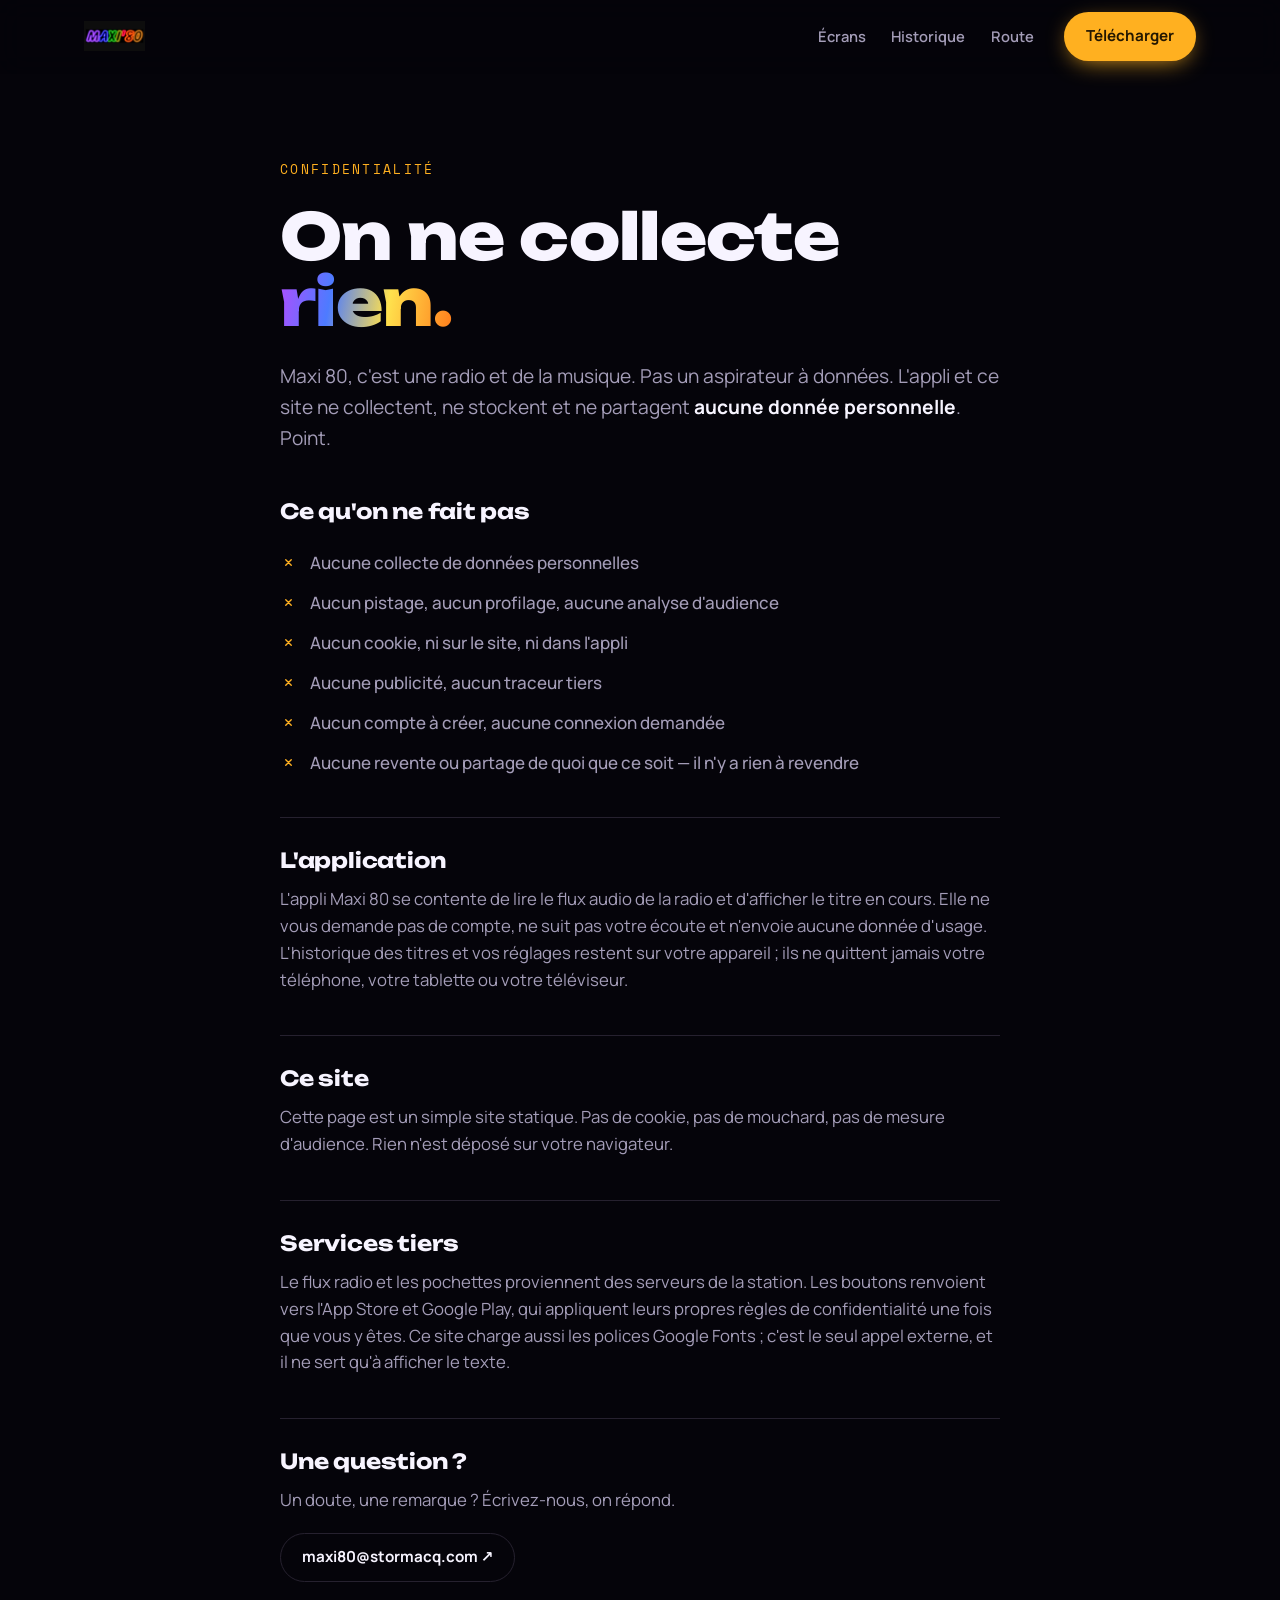
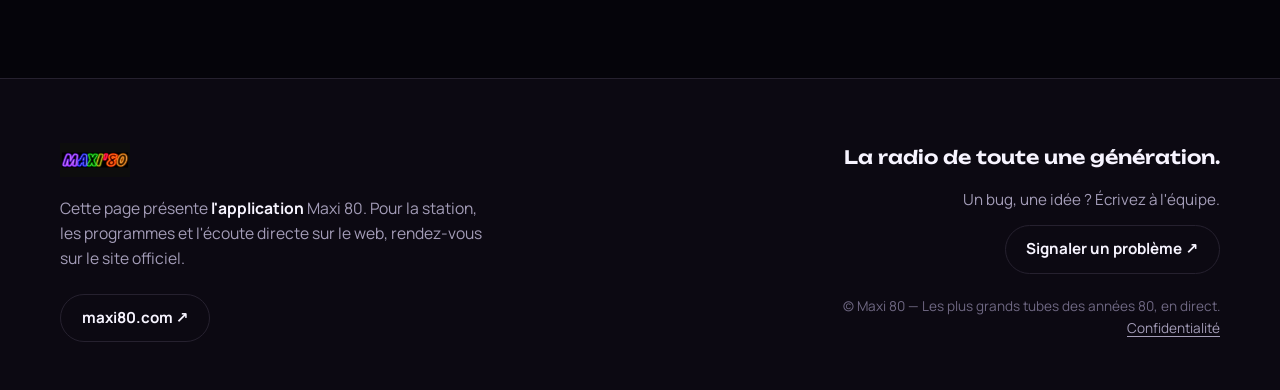
<file: website/confidentialite.html>
<!DOCTYPE html>
<html lang="fr">
<head>
  <meta charset="UTF-8" />
  <meta name="viewport" content="width=device-width, initial-scale=1.0" />
  <title>Maxi 80 — Confidentialité</title>
  <meta name="description" content="Politique de confidentialité de Maxi 80 : l'appli et ce site ne collectent rien. Aucun pistage, aucun cookie, aucune publicité." />

  <meta property="og:title" content="Maxi 80 — Confidentialité" />
  <meta property="og:description" content="On ne collecte rien. Aucun pistage, aucun cookie, aucune publicité." />
  <meta property="og:type" content="website" />

  <link rel="preconnect" href="https://fonts.googleapis.com" />
  <link rel="preconnect" href="https://fonts.gstatic.com" crossorigin />
  <link href="https://fonts.googleapis.com/css2?family=Unbounded:wght@400;600;700;800&family=Manrope:wght@400;500;600;700&family=Space+Mono:wght@400;700&display=swap" rel="stylesheet" />
  <link rel="stylesheet" href="styles.css" />
</head>
<body>
  <!-- ============ NAV ============ -->
  <header class="nav" id="nav">
    <div class="nav__inner">
      <a class="nav__brand" href="index.html" aria-label="Maxi 80, accueil">
        <img src="assets/logo-neon.png" alt="Maxi 80" class="nav__logo" />
      </a>
      <nav class="nav__links" aria-label="Navigation principale">
        <a href="index.html#ecrans">Écrans</a>
        <a href="index.html#coverflow">Historique</a>
        <a href="index.html#route">Route</a>
      </nav>
      <a href="index.html#telecharger" class="btn btn--amber nav__cta">Télécharger</a>
    </div>
  </header>

  <main id="top">
    <!-- ============ LEGAL ============ -->
    <section class="legal">
      <div class="legal__inner">
        <p class="eyebrow">Confidentialité</p>
        <h1 class="legal__title">On ne collecte<br /><span class="hero__title-accent">rien.</span></h1>
        <p class="legal__lede">
          Maxi&nbsp;80, c'est une radio et de la musique. Pas un aspirateur à données.
          L'appli et ce site ne collectent, ne stockent et ne partagent
          <strong>aucune donnée personnelle</strong>. Point.
        </p>

        <div class="legal__prose">
          <h2>Ce qu'on ne fait pas</h2>
          <ul class="ticks ticks--cross">
            <li>Aucune collecte de données personnelles</li>
            <li>Aucun pistage, aucun profilage, aucune analyse d'audience</li>
            <li>Aucun cookie, ni sur le site, ni dans l'appli</li>
            <li>Aucune publicité, aucun traceur tiers</li>
            <li>Aucun compte à créer, aucune connexion demandée</li>
            <li>Aucune revente ou partage de quoi que ce soit — il n'y a rien à revendre</li>
          </ul>

          <h2>L'application</h2>
          <p>
            L'appli Maxi&nbsp;80 se contente de lire le flux audio de la radio et d'afficher le
            titre en cours. Elle ne vous demande pas de compte, ne suit pas votre écoute et
            n'envoie aucune donnée d'usage. L'historique des titres et vos réglages restent sur
            votre appareil&nbsp;; ils ne quittent jamais votre téléphone, votre tablette ou votre
            téléviseur.
          </p>

          <h2>Ce site</h2>
          <p>
            Cette page est un simple site statique. Pas de cookie, pas de mouchard, pas de
            mesure d'audience. Rien n'est déposé sur votre navigateur.
          </p>

          <h2>Services tiers</h2>
          <p>
            Le flux radio et les pochettes proviennent des serveurs de la station. Les boutons
            renvoient vers l'App&nbsp;Store et Google&nbsp;Play, qui appliquent leurs propres
            règles de confidentialité une fois que vous y êtes. Ce site charge aussi les polices
            Google&nbsp;Fonts&nbsp;; c'est le seul appel externe, et il ne sert qu'à afficher le texte.
          </p>

          <h2>Une question&nbsp;?</h2>
          <p>
            Un doute, une remarque&nbsp;? Écrivez-nous, on répond.
          </p>
          <a class="btn btn--ghost" href="mailto:maxi80@stormacq.com?subject=Maxi%2080%20%E2%80%94%20confidentialit%C3%A9">maxi80@stormacq.com ↗</a>
        </div>
      </div>
    </section>
  </main>

  <!-- ============ FOOTER ============ -->
  <footer class="footer">
    <div class="footer__inner">
      <div class="footer__brand">
        <img src="assets/logo-neon.png" alt="Maxi 80" />
        <p>Cette page présente <strong>l'application</strong> Maxi 80. Pour la station, les programmes et l'écoute directe sur le web, rendez-vous sur le site officiel.</p>
        <a class="btn btn--ghost" href="https://maxi80.com" target="_blank" rel="noopener">maxi80.com ↗</a>
      </div>
      <div class="footer__meta">
        <p class="footer__tag">La radio de toute une génération.</p>
        <div class="footer__contact">
          <p class="footer__contact-lede">Un bug, une idée&nbsp;? Écrivez à l'équipe.</p>
          <a class="btn btn--ghost" href="mailto:maxi80@stormacq.com?subject=Maxi%2080%20%E2%80%94%20retour%20sur%20l'appli">Signaler un problème ↗</a>
        </div>
        <p class="footer__small">© Maxi 80 — Les plus grands tubes des années 80, en direct.</p>
        <p class="footer__small"><a href="confidentialite.html">Confidentialité</a></p>
      </div>
    </div>
  </footer>

  <script src="script.js"></script>
</body>
</html>
</file>
<file: website/styles.css>
/* =========================================================
   Maxi 80 — landing page
   Palette pulled from the neon wordmark + the app UI.
   Rainbow is spent ONLY on the signature (EQ + rules).
   ========================================================= */
:root {
  --ink:        #05040a;      /* near-black, faint aubergine */
  --ink-2:      #0c0912;      /* raised surface */
  --ink-3:      #14101d;      /* cards */
  --line:       #26212f;      /* hairlines */
  --white:      #f7f4ff;
  --muted:      #a49db8;      /* body-dim */
  --muted-2:    #6f6883;      /* captions */

  --amber:      #ffb020;      /* app gold */
  --amber-hi:   #ffca5c;
  --orange:     #ff8a1e;      /* app play button */

  /* neon spectrum, straight off the logo, left→right */
  --n1: #b14dff;  /* violet */
  --n2: #4d7bff;  /* blue */
  --n3: #2fd05a;  /* green */
  --n4: #ffe14d;  /* yellow */
  --n5: #ff7a1a;  /* orange */
  --n6: #ff3b6b;  /* the red apostrophe */

  --font-display: "Unbounded", system-ui, sans-serif;
  --font-body:    "Manrope", system-ui, sans-serif;
  --font-mono:    "Space Mono", ui-monospace, monospace;

  --maxw: 1160px;
  --radius: 20px;
  --ease: cubic-bezier(.16,.84,.32,1);
}

/* ---------- reset ---------- */
* { box-sizing: border-box; margin: 0; padding: 0; }
html { scroll-behavior: smooth; scroll-padding-top: 84px; -webkit-text-size-adjust: 100%; }
body {
  background: var(--ink);
  color: var(--white);
  font-family: var(--font-body);
  font-size: 17px;
  line-height: 1.6;
  -webkit-font-smoothing: antialiased;
  overflow-x: hidden;
}
img { max-width: 100%; display: block; }
a { color: inherit; text-decoration: none; }
h1, h2, h3 { font-family: var(--font-display); font-weight: 700; line-height: 1.04; letter-spacing: -.01em; }

/* ---------- shared bits ---------- */
.eyebrow {
  font-family: var(--font-mono);
  font-size: .8rem;
  letter-spacing: .18em;
  text-transform: uppercase;
  color: var(--amber);
  display: inline-flex;
  align-items: center;
  gap: .6em;
  margin-bottom: 1.1rem;
}
.on-air {
  width: 9px; height: 9px; border-radius: 50%;
  background: #ff4d4d;
  box-shadow: 0 0 0 0 rgba(255,77,77,.7);
  animation: pulse 1.9s var(--ease) infinite;
}
@keyframes pulse {
  0%   { box-shadow: 0 0 0 0 rgba(255,77,77,.65); }
  70%  { box-shadow: 0 0 0 9px rgba(255,77,77,0); }
  100% { box-shadow: 0 0 0 0 rgba(255,77,77,0); }
}

.btn {
  display: inline-flex; align-items: center; justify-content: center;
  font-family: var(--font-body);
  font-weight: 700; font-size: .95rem;
  padding: .7rem 1.3rem; border-radius: 999px;
  cursor: pointer; border: 1px solid transparent;
  transition: transform .2s var(--ease), background .2s, box-shadow .2s;
}
.btn--amber { background: var(--amber); color: #241700; box-shadow: 0 6px 24px -8px var(--amber); }
.btn--amber:hover { transform: translateY(-2px); background: var(--amber-hi); }
.btn--ghost { border-color: var(--line); color: var(--white); background: transparent; }
.btn--ghost:hover { border-color: var(--amber); color: var(--amber); }

/* ---------- section scaffolding ---------- */
section { padding: 6.5rem 1.5rem; }
.section-head { max-width: var(--maxw); margin: 0 auto 3.5rem; }
.section-head--center { text-align: center; }
.section-head--center .eyebrow { justify-content: center; }
.section-head h2 { font-size: clamp(2rem, 4.5vw, 3.2rem); }
.section-lede { color: var(--muted); font-size: 1.15rem; max-width: 46ch; margin-top: 1rem; }
.section-head--center .section-lede { margin-left: auto; margin-right: auto; }

/* =========================================================
   SIGNATURE — neon graphic equaliser
   ========================================================= */
.eq {
  display: flex; align-items: flex-end; gap: 5px;
  height: 84px; margin: 2rem 0 2.5rem;
}
.eq span {
  flex: 1;
  min-width: 3px;
  border-radius: 3px 3px 1px 1px;
  background: currentColor;
  color: var(--n2);
  box-shadow: 0 0 8px currentColor, 0 0 18px currentColor;
  transform-origin: bottom;
  animation: bounce 1.1s var(--ease) infinite alternate;
  height: 30%;
}
/* rainbow distribution across the bars */
.eq span:nth-child(6n+1){ color: var(--n1); }
.eq span:nth-child(6n+2){ color: var(--n2); }
.eq span:nth-child(6n+3){ color: var(--n3); }
.eq span:nth-child(6n+4){ color: var(--n4); }
.eq span:nth-child(6n+5){ color: var(--n5); }
.eq span:nth-child(6n){   color: var(--n6); }
/* varied heights + delays so it reads as spectrum, not a wave */
.eq span:nth-child(3n+1){ animation-duration: .9s;  animation-delay: -.2s; }
.eq span:nth-child(3n+2){ animation-duration: 1.3s; animation-delay: -.55s; }
.eq span:nth-child(3n){   animation-duration: 1.05s; animation-delay: -.8s; }
.eq span:nth-child(4n){   animation-duration: 1.5s; animation-delay: -.35s; }
@keyframes bounce { from { height: 18%; } to { height: 100%; } }
.eq--tall { height: 160px; gap: 7px; }

/* =========================================================
   NAV
   ========================================================= */
.nav {
  position: sticky; top: 0; z-index: 50;
  background: rgba(5,4,10,.55);
  backdrop-filter: blur(14px);
  -webkit-backdrop-filter: blur(14px);
  border-bottom: 1px solid transparent;
  transition: border-color .3s, background .3s;
}
.nav.is-stuck { border-bottom-color: var(--line); background: rgba(5,4,10,.82); }
.nav__inner {
  max-width: var(--maxw); margin: 0 auto;
  display: flex; align-items: center; gap: 1.5rem;
  padding: .75rem 1.5rem;
}
.nav__logo { height: 30px; width: auto; }
.nav__links { display: flex; gap: 1.6rem; margin-left: auto; }
.nav__links a {
  font-size: .92rem; color: var(--muted); font-weight: 600;
  transition: color .2s;
}
.nav__links a:hover { color: var(--white); }
.nav__cta { margin-left: .4rem; }

/* =========================================================
   HERO
   ========================================================= */
.hero { position: relative; padding-top: 4rem; padding-bottom: 4rem; overflow: hidden; }
.hero__glow {
  position: absolute; inset: 0; pointer-events: none;
  background:
    radial-gradient(60% 55% at 18% 12%, rgba(177,77,255,.20), transparent 70%),
    radial-gradient(50% 50% at 92% 30%, rgba(255,122,26,.16), transparent 70%),
    radial-gradient(70% 60% at 60% 100%, rgba(77,123,255,.12), transparent 70%);
}
.hero__grid {
  position: relative; z-index: 1;
  max-width: var(--maxw); margin: 0 auto;
  display: grid; grid-template-columns: 1.05fr .95fr;
  gap: 3rem; align-items: center;
}
.hero__title {
  font-size: clamp(2.7rem, 6.5vw, 5rem);
  font-weight: 800;
  margin: .3rem 0 0;
}
.hero__title-accent {
  background: linear-gradient(100deg, var(--n1), var(--n2) 30%, var(--n4) 62%, var(--n5) 100%);
  -webkit-background-clip: text; background-clip: text;
  -webkit-text-fill-color: transparent; color: transparent;
}
.hero__lede { color: var(--muted); font-size: 1.15rem; max-width: 42ch; margin-top: 1.5rem; }
.hero__lede strong { color: var(--white); }
.hero__note { font-family: var(--font-mono); font-size: .8rem; color: var(--muted-2); margin-top: 1.2rem; }

.store-row { display: flex; gap: .9rem; flex-wrap: wrap; margin-top: .5rem; }
.store-row--center { justify-content: center; margin-top: 2.5rem; }
.store-badge {
  display: inline-flex; align-items: center; gap: .7rem;
  background: var(--ink-3); border: 1px solid var(--line);
  padding: .6rem 1.1rem; border-radius: 14px;
  transition: transform .2s var(--ease), border-color .2s, background .2s;
}
.store-badge:hover { transform: translateY(-2px); border-color: var(--amber); background: #1a1526; }
.store-badge svg { width: 26px; height: 26px; fill: var(--white); flex: none; }
.store-badge span { display: flex; flex-direction: column; line-height: 1.15; }
.store-badge small { font-size: .66rem; color: var(--muted); letter-spacing: .02em; }
.store-badge strong { font-size: 1.05rem; font-weight: 700; }

/* device */
.hero__device { display: flex; justify-content: center; }
.phone {
  position: relative;
  width: min(300px, 74vw);
  border-radius: 42px;
  padding: 9px;
  background: linear-gradient(160deg, #2a2438, #0c0912);
  border: 1px solid #342d45;
  box-shadow:
    0 40px 80px -30px rgba(0,0,0,.9),
    0 0 60px -20px rgba(177,77,255,.4);
}
.phone img { border-radius: 34px; width: 100%; }
.phone--sm { width: min(270px, 70vw); }
.hero__device .phone { animation: float 7s ease-in-out infinite; }
@keyframes float { 0%,100% { transform: translateY(0); } 50% { transform: translateY(-14px); } }

/* hero phone crossfade (iOS <-> Android) */
.phone__screens { position: relative; aspect-ratio: 1320 / 2868; border-radius: 34px; overflow: hidden; }
.phone__shot {
  position: absolute; inset: 0; width: 100%; height: 100%;
  object-fit: cover; object-position: top center;
  opacity: 0; transition: opacity .8s var(--ease);
  border-radius: 0;
}
.phone__shot.is-active { opacity: 1; }
.phone__badge {
  position: absolute; top: 20px; left: 50%; transform: translateX(-50%);
  z-index: 3;
  font-family: var(--font-mono); font-size: .66rem; letter-spacing: .14em;
  text-transform: uppercase; color: var(--white);
  background: rgba(5,4,10,.6); backdrop-filter: blur(6px);
  border: 1px solid rgba(255,255,255,.16);
  padding: .3rem .7rem; border-radius: 999px;
  pointer-events: none;
}

/* =========================================================
   ECRANS (screens grid)
   ========================================================= */
.screens { background: var(--ink-2); border-top: 1px solid var(--line); border-bottom: 1px solid var(--line); }
.screens__grid {
  max-width: var(--maxw); margin: 0 auto;
  list-style: none;
  display: grid; grid-template-columns: repeat(3, 1fr); gap: 1.1rem;
}
.screen-card {
  background: var(--ink-3); border: 1px solid var(--line);
  border-radius: var(--radius); padding: 1.6rem;
  transition: transform .25s var(--ease), border-color .25s;
}
.screen-card:hover { transform: translateY(-4px); border-color: #3a3350; }
.screen-card__ico { font-size: 1.8rem; display: block; margin-bottom: .8rem; }
.screen-card h3 { font-size: 1.15rem; margin-bottom: .5rem; }
.screen-card p { color: var(--muted); font-size: .95rem; }

/* =========================================================
   FEATURE ROWS
   ========================================================= */
.feature {
  max-width: var(--maxw); margin: 0 auto;
  display: grid; grid-template-columns: 1fr 1fr;
  gap: 3.5rem; align-items: center;
}
.feature--flip .feature__media { order: 2; }
.feature__copy h2 { font-size: clamp(1.9rem, 4vw, 2.9rem); margin-bottom: 1.2rem; }
.feature__copy p { color: var(--muted); font-size: 1.1rem; }
.feature__copy p strong { color: var(--white); }
.feature__copy em { color: var(--amber); font-style: normal; font-weight: 600; }
.feature__media { display: flex; justify-content: center; }

.frame-wide {
  border-radius: var(--radius); overflow: hidden;
  border: 1px solid var(--line);
  box-shadow: 0 30px 70px -30px rgba(0,0,0,.85);
  background: #b6a8ab;
}

.ticks { list-style: none; margin-top: 1.6rem; display: grid; gap: .8rem; }
.ticks li {
  position: relative; padding-left: 1.9rem;
  color: var(--white); font-weight: 500;
}
.ticks li::before {
  content: ""; position: absolute; left: 0; top: .35em;
  width: 1.05rem; height: 1.05rem; border-radius: 50%;
  background: var(--amber);
  -webkit-mask: url("data:image/svg+xml,%3Csvg xmlns='http://www.w3.org/2000/svg' viewBox='0 0 24 24'%3E%3Cpath d='M20 6L9 17l-5-5' fill='none' stroke='black' stroke-width='3' stroke-linecap='round' stroke-linejoin='round'/%3E%3C/svg%3E") center/72% no-repeat;
          mask: url("data:image/svg+xml,%3Csvg xmlns='http://www.w3.org/2000/svg' viewBox='0 0 24 24'%3E%3Cpath d='M20 6L9 17l-5-5' fill='none' stroke='black' stroke-width='3' stroke-linecap='round' stroke-linejoin='round'/%3E%3C/svg%3E") center/72% no-repeat;
}

.mini-stats { display: flex; gap: 2rem; margin-top: 2rem; flex-wrap: wrap; }
.mini-stats div { display: flex; flex-direction: column; }
.mini-stats strong {
  font-family: var(--font-display); font-size: 2rem; font-weight: 700;
  color: var(--amber); line-height: 1;
}
.mini-stats span { font-size: .82rem; color: var(--muted); margin-top: .35rem; }

/* =========================================================
   TV / SALON
   ========================================================= */
.tv { background: var(--ink-2); border-top: 1px solid var(--line); border-bottom: 1px solid var(--line); }
.tv__screens {
  max-width: var(--maxw); margin: 0 auto;
  display: grid; grid-template-columns: 1fr 1fr; gap: 2rem;
}
.tv-frame { position: relative; }
.tv-frame img {
  border-radius: 14px; border: 1px solid var(--line);
  box-shadow: 0 30px 70px -30px rgba(0,0,0,.9);
  width: 100%;
}
.tv-frame figcaption {
  font-family: var(--font-mono); font-size: .78rem; letter-spacing: .12em;
  text-transform: uppercase; color: var(--muted);
  text-align: center; margin-top: 1rem;
}

/* =========================================================
   ROUTE / CAR
   ========================================================= */
.road {
  max-width: var(--maxw); margin: 0 auto;
}
.road__inner {
  display: grid; grid-template-columns: 1fr 1fr; gap: 3rem; align-items: center;
  background: linear-gradient(120deg, var(--ink-3), #0a0710);
  border: 1px solid var(--line); border-radius: 28px;
  padding: 3.5rem;
  position: relative; overflow: hidden;
}
.road__copy h2 { font-size: clamp(1.9rem, 4vw, 2.9rem); margin-bottom: 1.2rem; }
.road__copy p { color: var(--muted); font-size: 1.1rem; }
.road__copy strong { color: var(--white); }
.chips { display: flex; flex-wrap: wrap; gap: .6rem; margin-top: 1.8rem; }
.chip {
  font-family: var(--font-mono); font-size: .78rem;
  padding: .45rem .9rem; border-radius: 999px;
  border: 1px solid var(--line); color: var(--muted);
  background: rgba(255,255,255,.02);
}
.road__eq { display: flex; justify-content: center; align-items: center; }

/* =========================================================
   EXTRAS
   ========================================================= */
.extras__grid {
  max-width: var(--maxw); margin: 0 auto;
  list-style: none;
  display: grid; grid-template-columns: repeat(2, 1fr); gap: 1.1rem;
}
.extras__grid li {
  background: var(--ink-3); border: 1px solid var(--line);
  border-radius: var(--radius); padding: 1.8rem 2rem;
  border-left: 3px solid var(--amber);
}
.extras__grid h3 { font-size: 1.2rem; margin-bottom: .5rem; }
.extras__grid p { color: var(--muted); }

/* =========================================================
   CTA
   ========================================================= */
.cta {
  position: relative; text-align: center; overflow: hidden;
  padding-top: 7rem; padding-bottom: 7rem;
}
.cta__glow {
  position: absolute; inset: 0; pointer-events: none;
  background:
    radial-gradient(50% 60% at 50% 0%, rgba(255,176,32,.16), transparent 70%),
    radial-gradient(60% 60% at 50% 100%, rgba(177,77,255,.14), transparent 70%);
}
.cta__icon {
  position: relative; width: 96px; height: 96px; border-radius: 22px;
  margin: 0 auto 1.8rem; border: 1px solid var(--line);
  box-shadow: 0 0 50px -10px rgba(255,176,32,.5);
}
.cta h2 { position: relative; font-size: clamp(2rem, 5vw, 3.4rem); }

/* =========================================================
   FOOTER
   ========================================================= */
.footer { background: var(--ink-2); border-top: 1px solid var(--line); padding: 4rem 1.5rem 3rem; }
.footer__inner {
  max-width: var(--maxw); margin: 0 auto;
  display: grid; grid-template-columns: 1.3fr 1fr; gap: 3rem; align-items: start;
}
.footer__brand img { height: 34px; margin-bottom: 1.2rem; }
.footer__brand p { color: var(--muted); font-size: .98rem; max-width: 44ch; margin-bottom: 1.4rem; }
.footer__brand strong { color: var(--white); }
.footer__meta { text-align: right; }
.footer__tag {
  font-family: var(--font-display); font-weight: 600; font-size: 1.15rem;
  color: var(--white); margin-bottom: 1rem;
}
.footer__contact { margin-bottom: 1.4rem; }
.footer__contact-lede { color: var(--muted); font-size: .95rem; margin-bottom: .8rem; }
.footer__small { color: var(--muted-2); font-size: .85rem; }
.footer__small a { color: var(--muted); text-decoration: underline; text-underline-offset: 3px; transition: color .2s; }
.footer__small a:hover { color: var(--amber); }

/* =========================================================
   LEGAL / PRIVACY PAGE
   ========================================================= */
.legal { padding-top: 5rem; padding-bottom: 6rem; }
.legal__inner { max-width: 720px; margin: 0 auto; }
.legal__title { font-size: clamp(2.4rem, 6vw, 4rem); font-weight: 800; margin: .3rem 0 0; }
.legal__lede { color: var(--muted); font-size: 1.2rem; margin-top: 1.6rem; }
.legal__lede strong { color: var(--white); }
.legal__prose { margin-top: 3rem; }
.legal__prose h2 {
  font-size: 1.3rem; margin: 2.6rem 0 .9rem;
  padding-top: 2rem; border-top: 1px solid var(--line);
}
.legal__prose h2:first-of-type { border-top: none; padding-top: 0; margin-top: 0; }
.legal__prose p { color: var(--muted); font-size: 1.05rem; }
.legal__prose > .btn { margin-top: 1.2rem; }

/* cross-mark variant of the tick list (for "what we don't do") */
.ticks--cross li { color: var(--muted); font-weight: 500; }
.ticks--cross li::before {
  background: var(--amber);
  -webkit-mask: url("data:image/svg+xml,%3Csvg xmlns='http://www.w3.org/2000/svg' viewBox='0 0 24 24'%3E%3Cpath d='M6 6l12 12M18 6L6 18' fill='none' stroke='black' stroke-width='3' stroke-linecap='round'/%3E%3C/svg%3E") center/66% no-repeat;
          mask: url("data:image/svg+xml,%3Csvg xmlns='http://www.w3.org/2000/svg' viewBox='0 0 24 24'%3E%3Cpath d='M6 6l12 12M18 6L6 18' fill='none' stroke='black' stroke-width='3' stroke-linecap='round'/%3E%3C/svg%3E") center/66% no-repeat;
}

/* =========================================================
   SCROLL REVEAL
   ========================================================= */
.reveal { opacity: 0; transform: translateY(26px); transition: opacity .7s var(--ease), transform .7s var(--ease); }
.reveal.is-in { opacity: 1; transform: none; }

/* =========================================================
   RESPONSIVE
   ========================================================= */
@media (max-width: 960px) {
  .screens__grid { grid-template-columns: repeat(2, 1fr); }
  .footer__inner { grid-template-columns: 1fr; }
  .footer__meta { text-align: left; }
}
@media (max-width: 820px) {
  section { padding: 4.5rem 1.3rem; }
  .hero__grid { grid-template-columns: 1fr; text-align: center; }
  .hero__copy .eyebrow, .hero .eq { justify-content: center; }
  .hero .eq { max-width: 340px; margin-left: auto; margin-right: auto; }
  .hero__lede, .hero__title { margin-left: auto; margin-right: auto; }
  .store-row { justify-content: center; }
  .hero__device { order: -1; }
  .feature { grid-template-columns: 1fr; gap: 2.2rem; }
  .feature--flip .feature__media { order: 0; }
  .feature__copy { text-align: center; }
  .ticks { display: inline-grid; text-align: left; }
  .mini-stats { justify-content: center; }
  .tv__screens { grid-template-columns: 1fr; }
  .road__inner { grid-template-columns: 1fr; padding: 2.2rem; text-align: center; }
  .chips { justify-content: center; }
  .road__eq { display: none; }
  .extras__grid { grid-template-columns: 1fr; }
}
@media (max-width: 560px) {
  .nav__links { display: none; }
  .screens__grid { grid-template-columns: 1fr; }
}

/* =========================================================
   A11Y — reduced motion
   ========================================================= */
@media (prefers-reduced-motion: reduce) {
  * { animation: none !important; scroll-behavior: auto; transition: none !important; }
  .eq span { height: 60%; }
  .reveal { opacity: 1; transform: none; }
}
:focus-visible { outline: 2px solid var(--amber); outline-offset: 3px; border-radius: 4px; }
</file>
